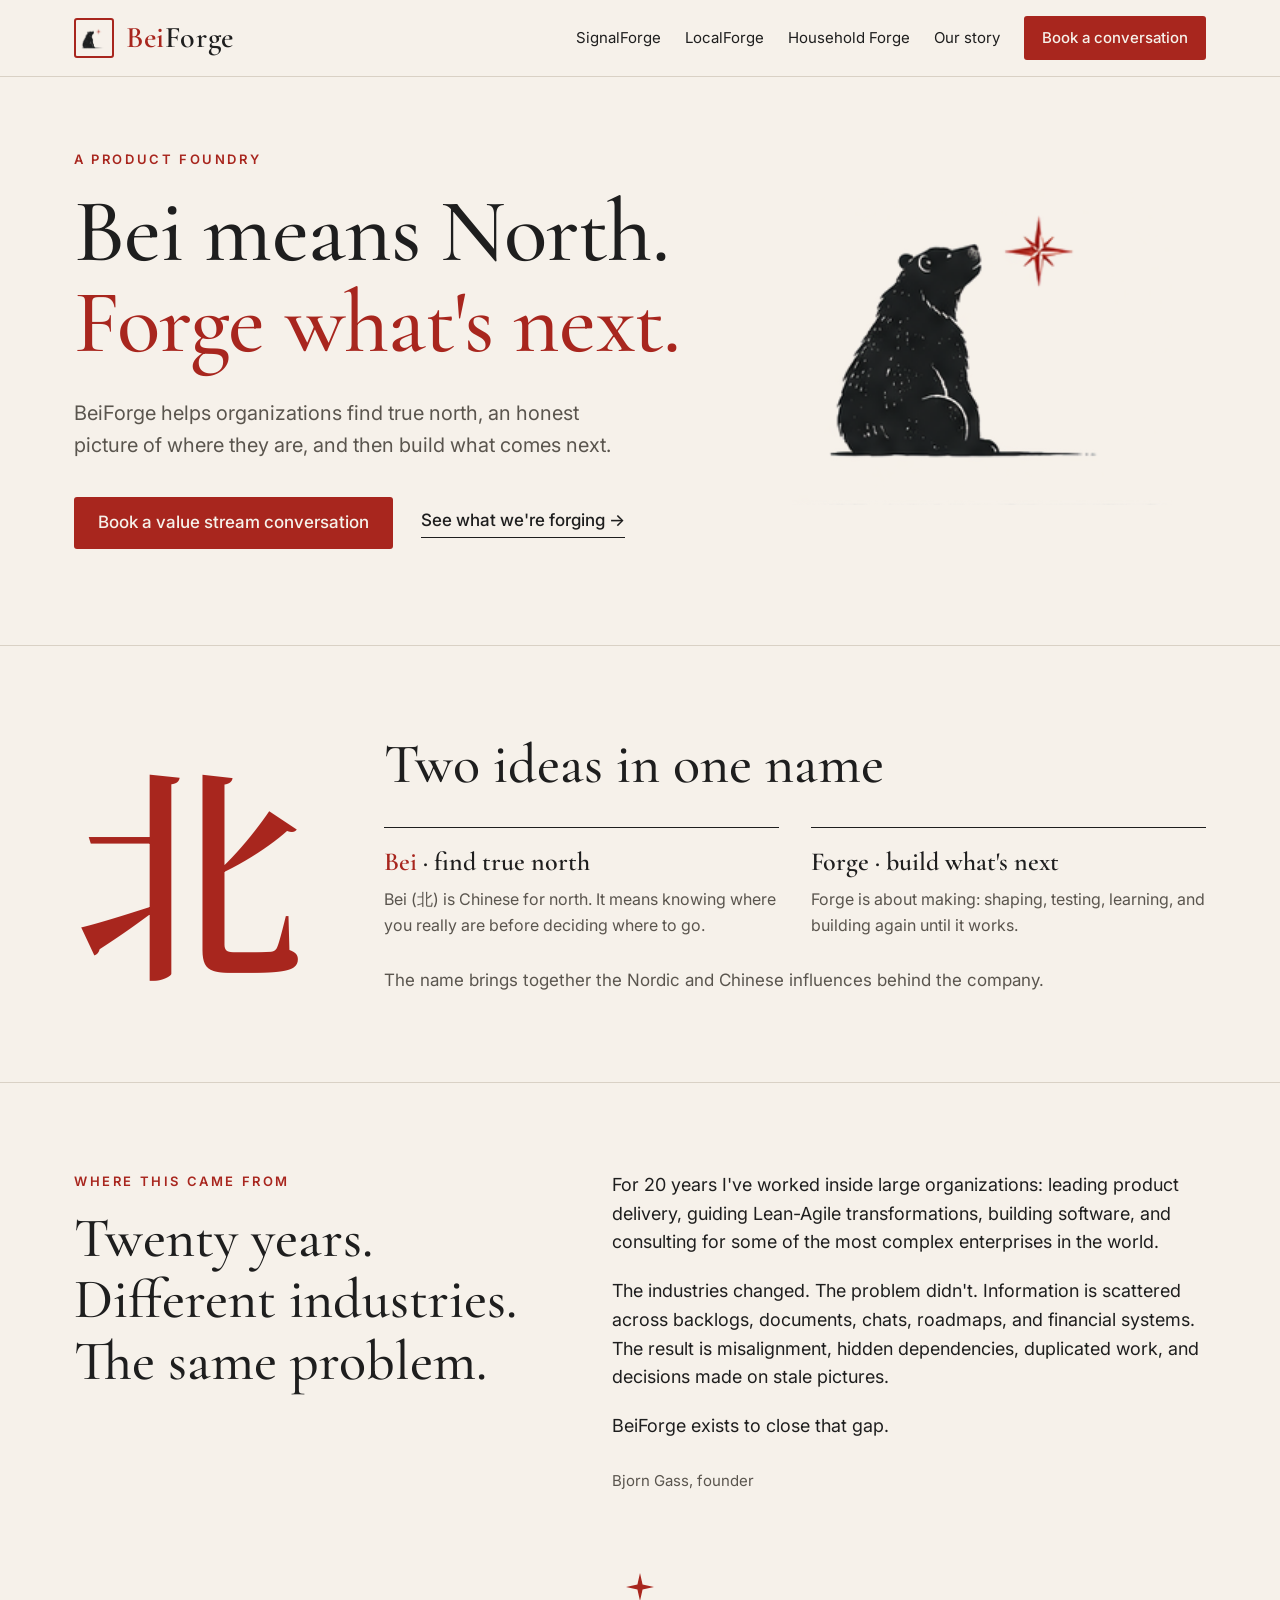
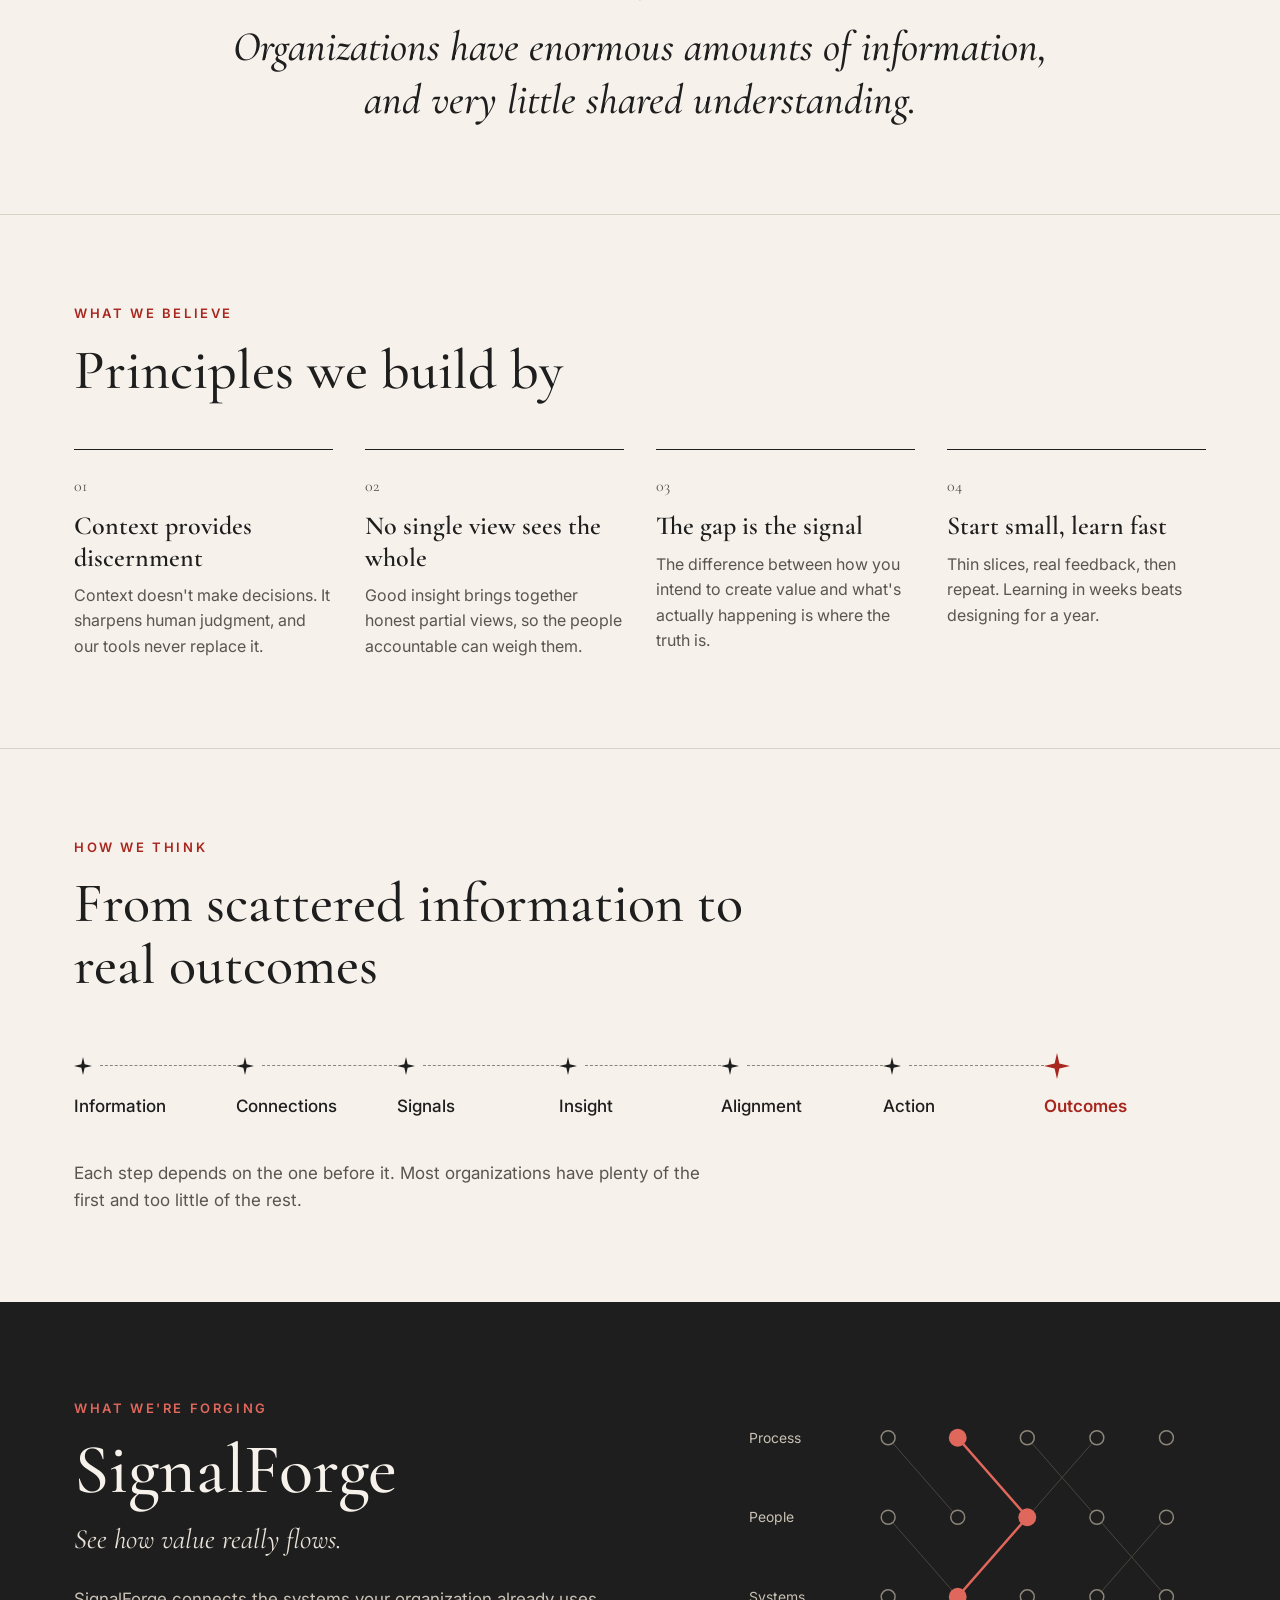
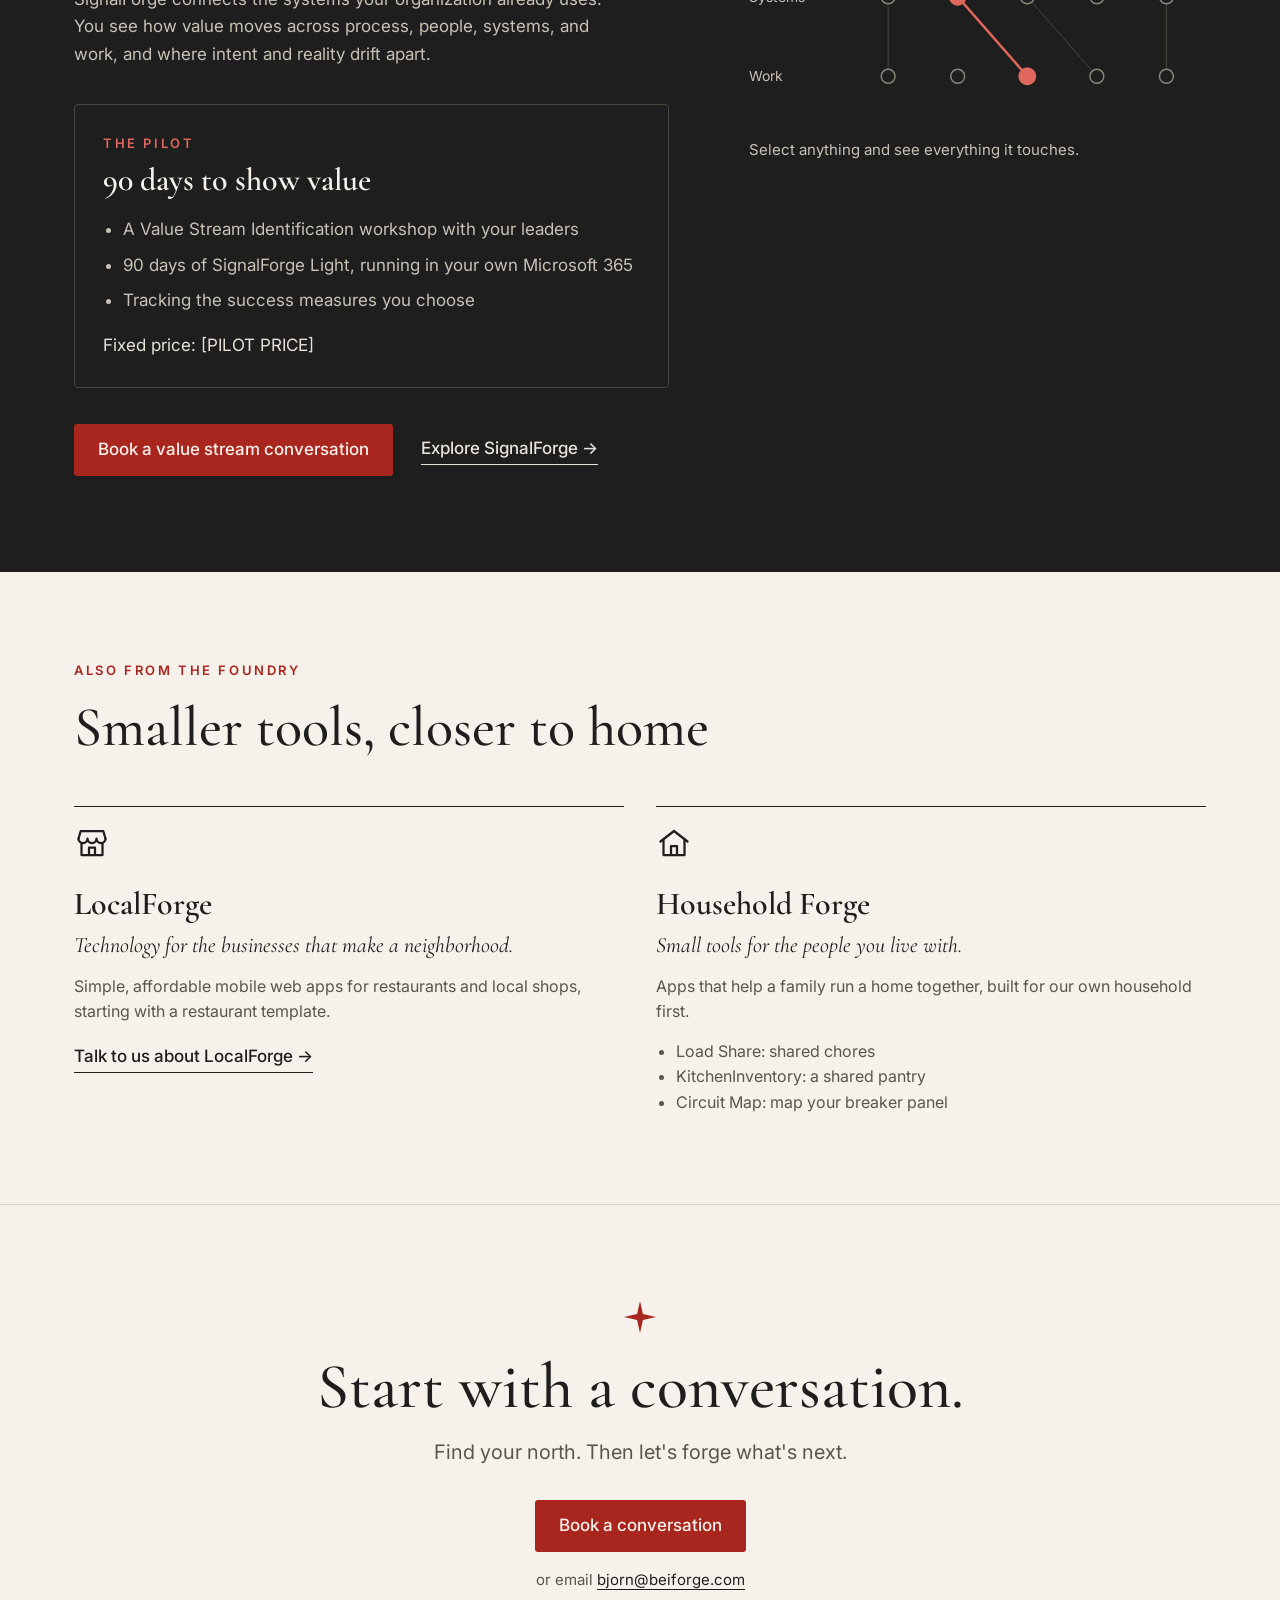
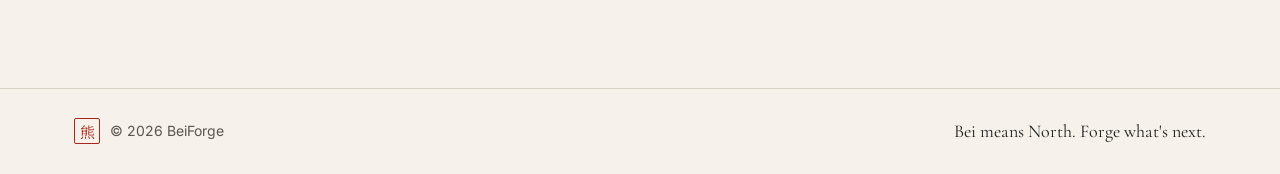
<file: index.html>
<!doctype html>
<html lang="en">
<head>
  <meta charset="utf-8">
  <meta name="viewport" content="width=device-width, initial-scale=1">
  <title>BeiForge · Bei means North. Forge what's next.</title>
  <meta name="description" content="BeiForge is a product foundry that helps organizations find true north, an honest picture of where they are, and then build what comes next.">
  <meta property="og:title" content="BeiForge">
  <meta property="og:description" content="Bei means North. Forge what's next.">
  <meta property="og:type" content="website">
  <meta property="og:url" content="https://beiforge.com/">
  <meta property="og:image" content="https://beiforge.com/assets/apple-touch-icon.png">
  <meta name="theme-color" content="#F6F1EA">
  <link rel="icon" type="image/png" sizes="32x32" href="assets/favicon-32.png">
  <link rel="icon" type="image/png" sizes="64x64" href="assets/favicon-64.png">
  <link rel="apple-touch-icon" href="assets/apple-touch-icon.png">
  <link rel="preconnect" href="https://fonts.googleapis.com">
  <link rel="preconnect" href="https://fonts.gstatic.com" crossorigin>
  <link rel="stylesheet" href="https://fonts.googleapis.com/css2?family=Cormorant+Garamond:ital,wght@0,500;0,600;1,500&family=Inter:wght@400;500;600&display=swap">
  <!-- Only the two Chinese characters used on the page (北 and 熊), so the font stays tiny -->
  <link rel="stylesheet" href="https://fonts.googleapis.com/css2?family=Noto+Serif+SC:wght@600&text=%E5%8C%97%E7%86%8A&display=swap">
  <link rel="stylesheet" href="styles.css">
</head>
<body>
<a class="skip" href="#main">Skip to content</a>

<!-- The four-point North Star, defined once and reused -->
<svg width="0" height="0" style="position:absolute" aria-hidden="true">
  <symbol id="star" viewBox="0 0 24 24"><path d="M12 0 L14.2 9.8 L24 12 L14.2 14.2 L12 24 L9.8 14.2 L0 12 L9.8 9.8 Z" fill="currentColor"/></symbol>
</svg>

<header class="site-header">
  <div class="wrap">
    <a class="brand" href="#top" aria-label="BeiForge home">
      <span class="seal"><img src="assets/bear-star.png" alt="" width="30" height="25"></span>
      <span class="wordmark"><span class="bei">Bei</span>Forge</span>
    </a>
    <nav class="site-nav" aria-label="Main">
      <a href="signalforge/">SignalForge</a>
      <a href="#foundry">LocalForge</a>
      <a href="#foundry">Household Forge</a>
      <a href="#story">Our story</a>
      <a class="btn btn-sm" href="#contact">Book a conversation</a>
    </nav>
  </div>
</header>

<main id="main">

  <section class="hero" id="top">
    <div class="wrap">
      <div class="hero-text">
        <p class="eyebrow">A product foundry</p>
        <h1>Bei means North.<br><span class="red">Forge what's next.</span></h1>
        <p class="lead">BeiForge helps organizations find true north, an honest picture of where they are, and then build what comes next.</p>
        <div class="actions">
          <a class="btn" href="#contact">Book a value stream conversation</a>
          <a class="link-line" href="#signalforge">See what we're forging →</a>
        </div>
      </div>
      <div class="hero-art">
        <img src="assets/bear-star.png" alt="A black bear sitting and looking up at a red North Star" width="255" height="210">
      </div>
    </div>
  </section>

  <section class="name" aria-labelledby="name-h">
    <div class="wrap">
      <p class="bei-glyph" aria-hidden="true">北</p>
      <div class="name-body">
        <h2 id="name-h">Two ideas in one name</h2>
        <div class="ruled-grid grid-2">
          <div>
            <h3><span class="red">Bei</span> · find true north</h3>
            <p>Bei (北) is Chinese for north. It means knowing where you really are before deciding where to go.</p>
          </div>
          <div>
            <h3>Forge · build what's next</h3>
            <p>Forge is about making: shaping, testing, learning, and building again until it works.</p>
          </div>
        </div>
        <p class="muted" style="margin-top:28px">The name brings together the Nordic and Chinese influences behind the company.</p>
      </div>
    </div>
  </section>

  <section id="story" aria-labelledby="story-h">
    <div class="wrap">
      <div class="story-cols">
        <div>
          <p class="eyebrow">Where this came from</p>
          <h2 id="story-h">Twenty years. Different industries. The same problem.</h2>
        </div>
        <div class="story-body">
          <p>For 20 years I've worked inside large organizations: leading product delivery, guiding Lean-Agile transformations, building software, and consulting for some of the most complex enterprises in the world.</p>
          <p>The industries changed. The problem didn't. Information is scattered across backlogs, documents, chats, roadmaps, and financial systems. The result is misalignment, hidden dependencies, duplicated work, and decisions made on stale pictures.</p>
          <p>BeiForge exists to close that gap.</p>
          <p class="byline">Bjorn Gass, founder</p>
        </div>
      </div>
      <figure class="pull">
        <svg width="28" height="28" class="red" aria-hidden="true"><use href="#star"/></svg>
        <blockquote>Organizations have enormous amounts of information, and very little shared understanding.</blockquote>
      </figure>
    </div>
  </section>

  <section aria-labelledby="beliefs-h">
    <div class="wrap">
      <p class="eyebrow">What we believe</p>
      <h2 id="beliefs-h">Principles we build by</h2>
      <div class="ruled-grid grid-4">
        <div>
          <p class="num">01</p>
          <h3>Context provides discernment</h3>
          <p>Context doesn't make decisions. It sharpens human judgment, and our tools never replace it.</p>
        </div>
        <div>
          <p class="num">02</p>
          <h3>No single view sees the whole</h3>
          <p>Good insight brings together honest partial views, so the people accountable can weigh them.</p>
        </div>
        <div>
          <p class="num">03</p>
          <h3>The gap is the signal</h3>
          <p>The difference between how you intend to create value and what's actually happening is where the truth is.</p>
        </div>
        <div>
          <p class="num">04</p>
          <h3>Start small, learn fast</h3>
          <p>Thin slices, real feedback, then repeat. Learning in weeks beats designing for a year.</p>
        </div>
      </div>
    </div>
  </section>

  <section aria-labelledby="chain-h">
    <div class="wrap">
      <p class="eyebrow">How we think</p>
      <h2 id="chain-h" style="max-width:760px">From scattered information to real outcomes</h2>
      <ol class="chain">
        <li><span class="mark"><svg width="18" height="18" aria-hidden="true"><use href="#star"/></svg><span></span></span>Information</li>
        <li><span class="mark"><svg width="18" height="18" aria-hidden="true"><use href="#star"/></svg><span></span></span>Connections</li>
        <li><span class="mark"><svg width="18" height="18" aria-hidden="true"><use href="#star"/></svg><span></span></span>Signals</li>
        <li><span class="mark"><svg width="18" height="18" aria-hidden="true"><use href="#star"/></svg><span></span></span>Insight</li>
        <li><span class="mark"><svg width="18" height="18" aria-hidden="true"><use href="#star"/></svg><span></span></span>Alignment</li>
        <li><span class="mark"><svg width="18" height="18" aria-hidden="true"><use href="#star"/></svg><span></span></span>Action</li>
        <li><span class="mark"><svg width="26" height="26" aria-hidden="true"><use href="#star"/></svg></span>Outcomes</li>
      </ol>
      <p class="chain-note muted">Each step depends on the one before it. Most organizations have plenty of the first and too little of the rest.</p>
    </div>
  </section>

  <section class="signalforge" id="signalforge" aria-labelledby="sf-h">
    <div class="wrap">
      <div class="sf-text">
        <p class="eyebrow">What we're forging</p>
        <h2 id="sf-h">SignalForge</h2>
        <p class="tagline">See how value really flows.</p>
        <p class="desc">SignalForge connects the systems your organization already uses. You see how value moves across process, people, systems, and work, and where intent and reality drift apart.</p>
        <div class="pilot">
          <p class="eyebrow" style="margin:0">The pilot</p>
          <h3>90 days to show value</h3>
          <ul>
            <li>A Value Stream Identification workshop with your leaders</li>
            <li>90 days of SignalForge Light, running in your own Microsoft 365</li>
            <li>Tracking the success measures you choose</li>
          </ul>
          <!-- TODO: set the pilot price, or remove this line -->
          <p class="price">Fixed price: [PILOT PRICE]</p>
        </div>
        <div class="actions">
          <a class="btn" href="#contact">Book a value stream conversation</a>
          <a class="link-line" href="signalforge/">Explore SignalForge →</a>
        </div>
      </div>
      <figure class="sf-figure">
        <svg role="img" aria-label="Four layers, process, people, systems and work, with one connected path highlighted across them" viewBox="0 0 460 330">
          <g stroke="#4A4640" stroke-width="1">
            <line x1="140" y1="40" x2="210" y2="120"/><line x1="280" y1="40" x2="350" y2="120"/><line x1="350" y1="40" x2="280" y2="120"/>
            <line x1="140" y1="120" x2="210" y2="200"/><line x1="350" y1="120" x2="420" y2="200"/><line x1="420" y1="120" x2="350" y2="200"/>
            <line x1="140" y1="200" x2="140" y2="280"/><line x1="280" y1="200" x2="350" y2="280"/><line x1="420" y1="200" x2="420" y2="280"/>
          </g>
          <polyline points="210,40 280,120 210,200 280,280" fill="none" stroke="#E0675C" stroke-width="2.5"/>
          <g font-family="Inter, sans-serif" font-size="14" fill="#C9C1B5">
            <text x="0" y="45">Process</text><text x="0" y="125">People</text><text x="0" y="205">Systems</text><text x="0" y="285">Work</text>
          </g>
          <g fill="#1E1E1E" stroke="#8C857A" stroke-width="1.5">
            <circle cx="140" cy="40" r="7"/><circle cx="280" cy="40" r="7"/><circle cx="350" cy="40" r="7"/><circle cx="420" cy="40" r="7"/>
            <circle cx="140" cy="120" r="7"/><circle cx="210" cy="120" r="7"/><circle cx="350" cy="120" r="7"/><circle cx="420" cy="120" r="7"/>
            <circle cx="140" cy="200" r="7"/><circle cx="280" cy="200" r="7"/><circle cx="350" cy="200" r="7"/><circle cx="420" cy="200" r="7"/>
            <circle cx="140" cy="280" r="7"/><circle cx="210" cy="280" r="7"/><circle cx="350" cy="280" r="7"/><circle cx="420" cy="280" r="7"/>
          </g>
          <g fill="#E0675C">
            <circle cx="210" cy="40" r="9"/><circle cx="280" cy="120" r="9"/><circle cx="210" cy="200" r="9"/><circle cx="280" cy="280" r="9"/>
          </g>
        </svg>
        <figcaption>Select anything and see everything it touches.</figcaption>
      </figure>
    </div>
  </section>

  <section class="foundry" id="foundry" aria-labelledby="foundry-h">
    <div class="wrap">
      <p class="eyebrow">Also from the foundry</p>
      <h2 id="foundry-h">Smaller tools, closer to home</h2>
      <div class="ruled-grid grid-cards">
        <article>
          <svg width="36" height="36" viewBox="0 0 24 24" fill="none" stroke="currentColor" stroke-width="1.5" stroke-linecap="round" stroke-linejoin="round" aria-hidden="true"><path d="M3 9 L4.5 4 H19.5 L21 9"/><path d="M3 9 C3 10.7 4.3 12 6 12 C7.7 12 9 10.7 9 9 C9 10.7 10.3 12 12 12 C13.7 12 15 10.7 15 9 C15 10.7 16.3 12 18 12 C19.7 12 21 10.7 21 9"/><path d="M5 12 V20 H19 V12"/><path d="M10 20 V15 H14 V20"/></svg>
          <h3>LocalForge</h3>
          <p class="sub">Technology for the businesses that make a neighborhood.</p>
          <p>Simple, affordable mobile web apps for restaurants and local shops, starting with a restaurant template.</p>
          <a class="link-line" href="#contact">Talk to us about LocalForge →</a>
        </article>
        <article>
          <svg width="36" height="36" viewBox="0 0 24 24" fill="none" stroke="currentColor" stroke-width="1.5" stroke-linecap="round" stroke-linejoin="round" aria-hidden="true"><path d="M3 11 L12 4 L21 11"/><path d="M5 9.5 V20 H19 V9.5"/><path d="M10 20 V14 H14 V20"/></svg>
          <h3>Household Forge</h3>
          <p class="sub">Small tools for the people you live with.</p>
          <p>Apps that help a family run a home together, built for our own household first.</p>
          <ul>
            <li>Load Share: shared chores</li>
            <li>KitchenInventory: a shared pantry</li>
            <li>Circuit Map: map your breaker panel</li>
          </ul>
        </article>
      </div>
    </div>
  </section>

  <section class="contact" id="contact" aria-labelledby="contact-h">
    <div class="wrap">
      <svg width="32" height="32" class="red" aria-hidden="true"><use href="#star"/></svg>
      <h2 id="contact-h">Start with a conversation.</h2>
      <p class="lead">Find your north. Then let's forge what's next.</p>
      <a class="btn" href="mailto:bjorn@beiforge.com?subject=Conversation%20with%20BeiForge">Book a conversation</a>
      <p class="alt">or email <a href="mailto:bjorn@beiforge.com">bjorn@beiforge.com</a></p>
    </div>
  </section>

</main>

<footer class="site-footer">
  <div class="wrap">
    <p class="footer-mark"><span class="mini-seal" aria-hidden="true">熊</span>© 2026 BeiForge</p>
    <p class="footer-tag">Bei means North. Forge what's next.</p>
  </div>
</footer>
</body>
</html>
</file>
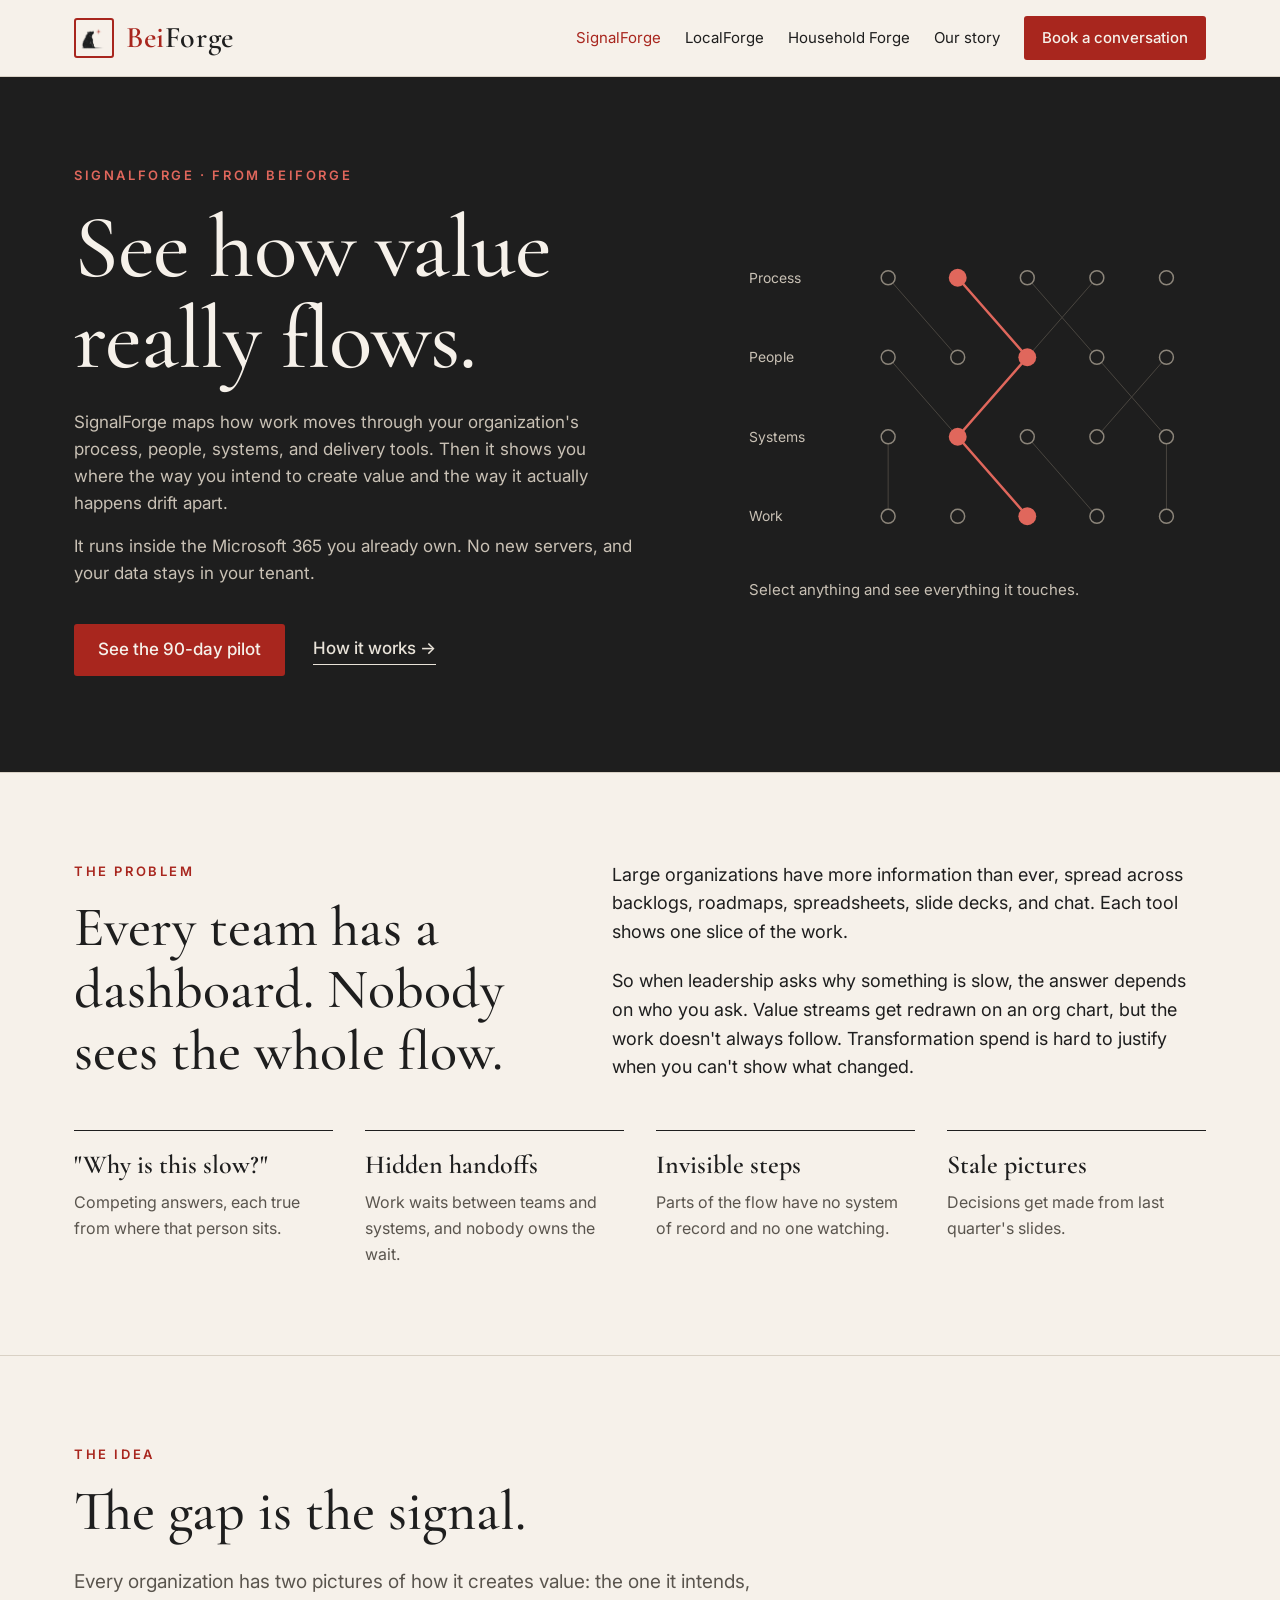
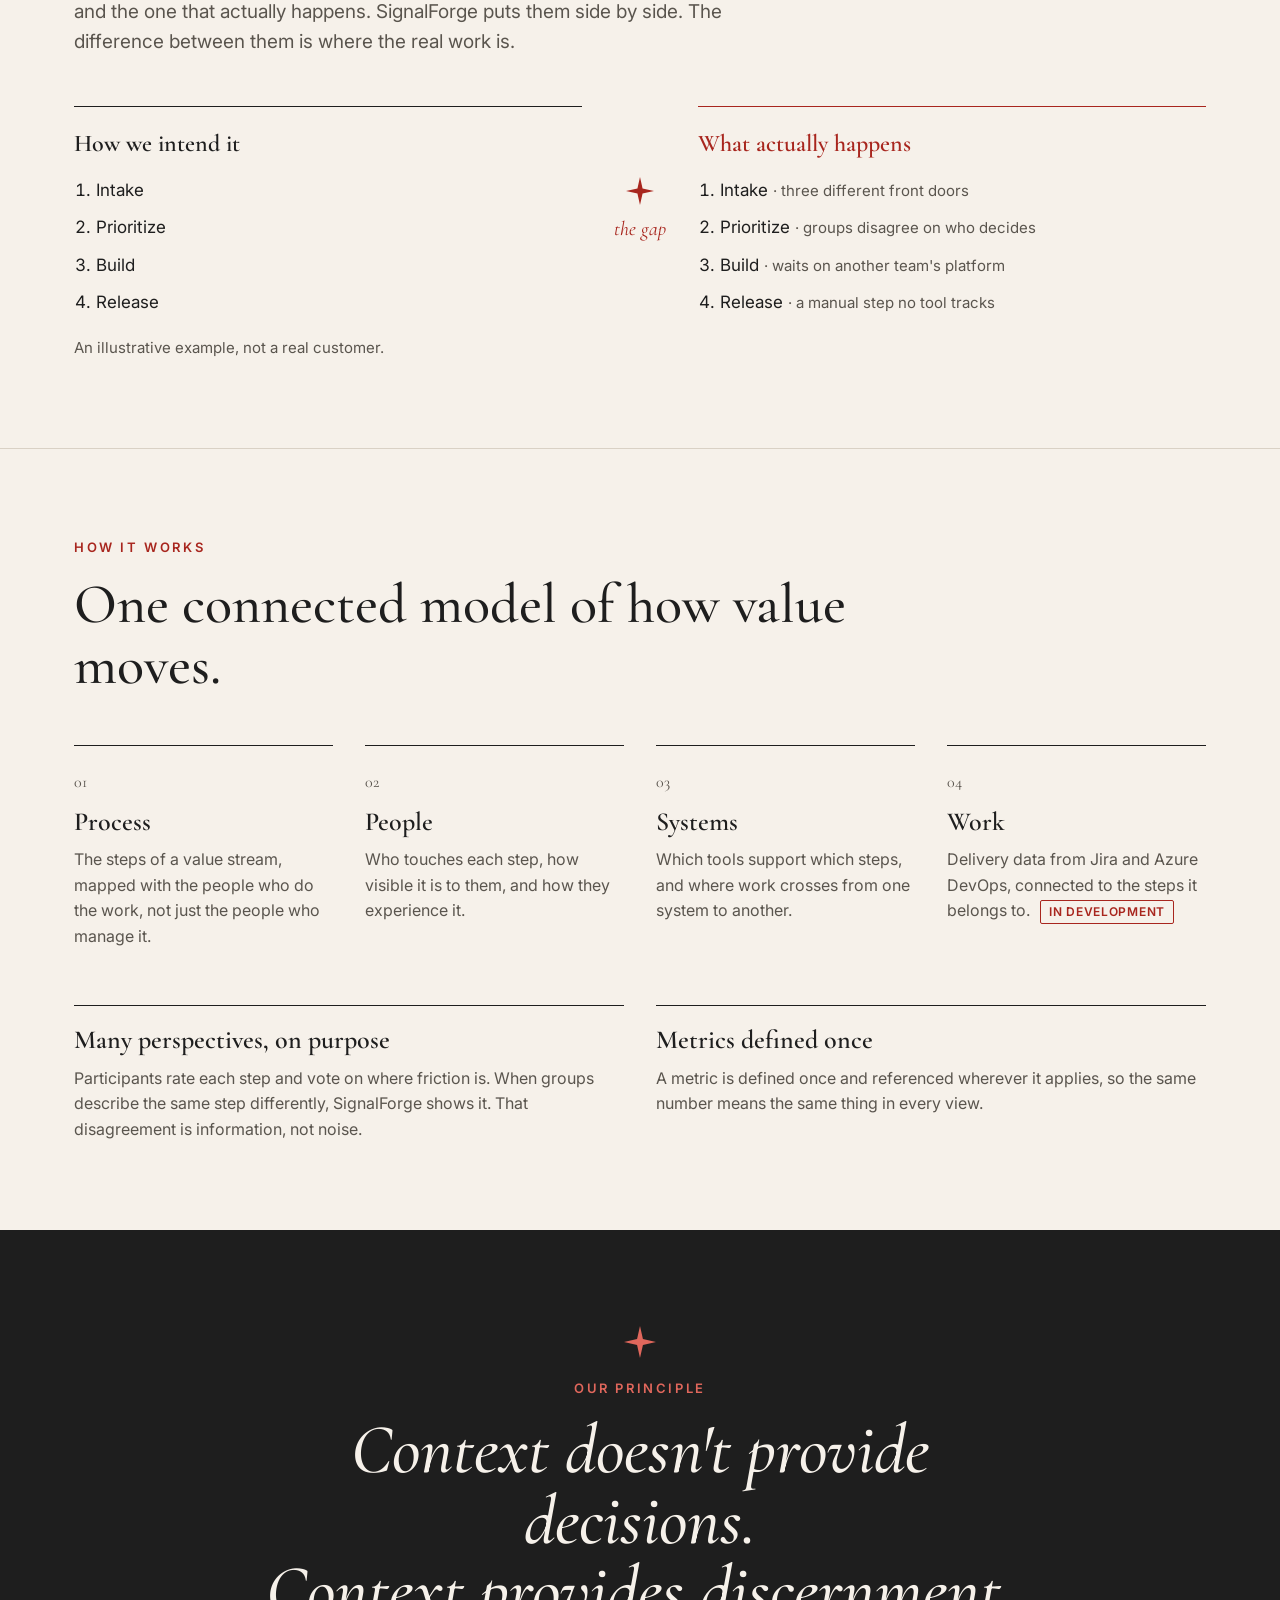
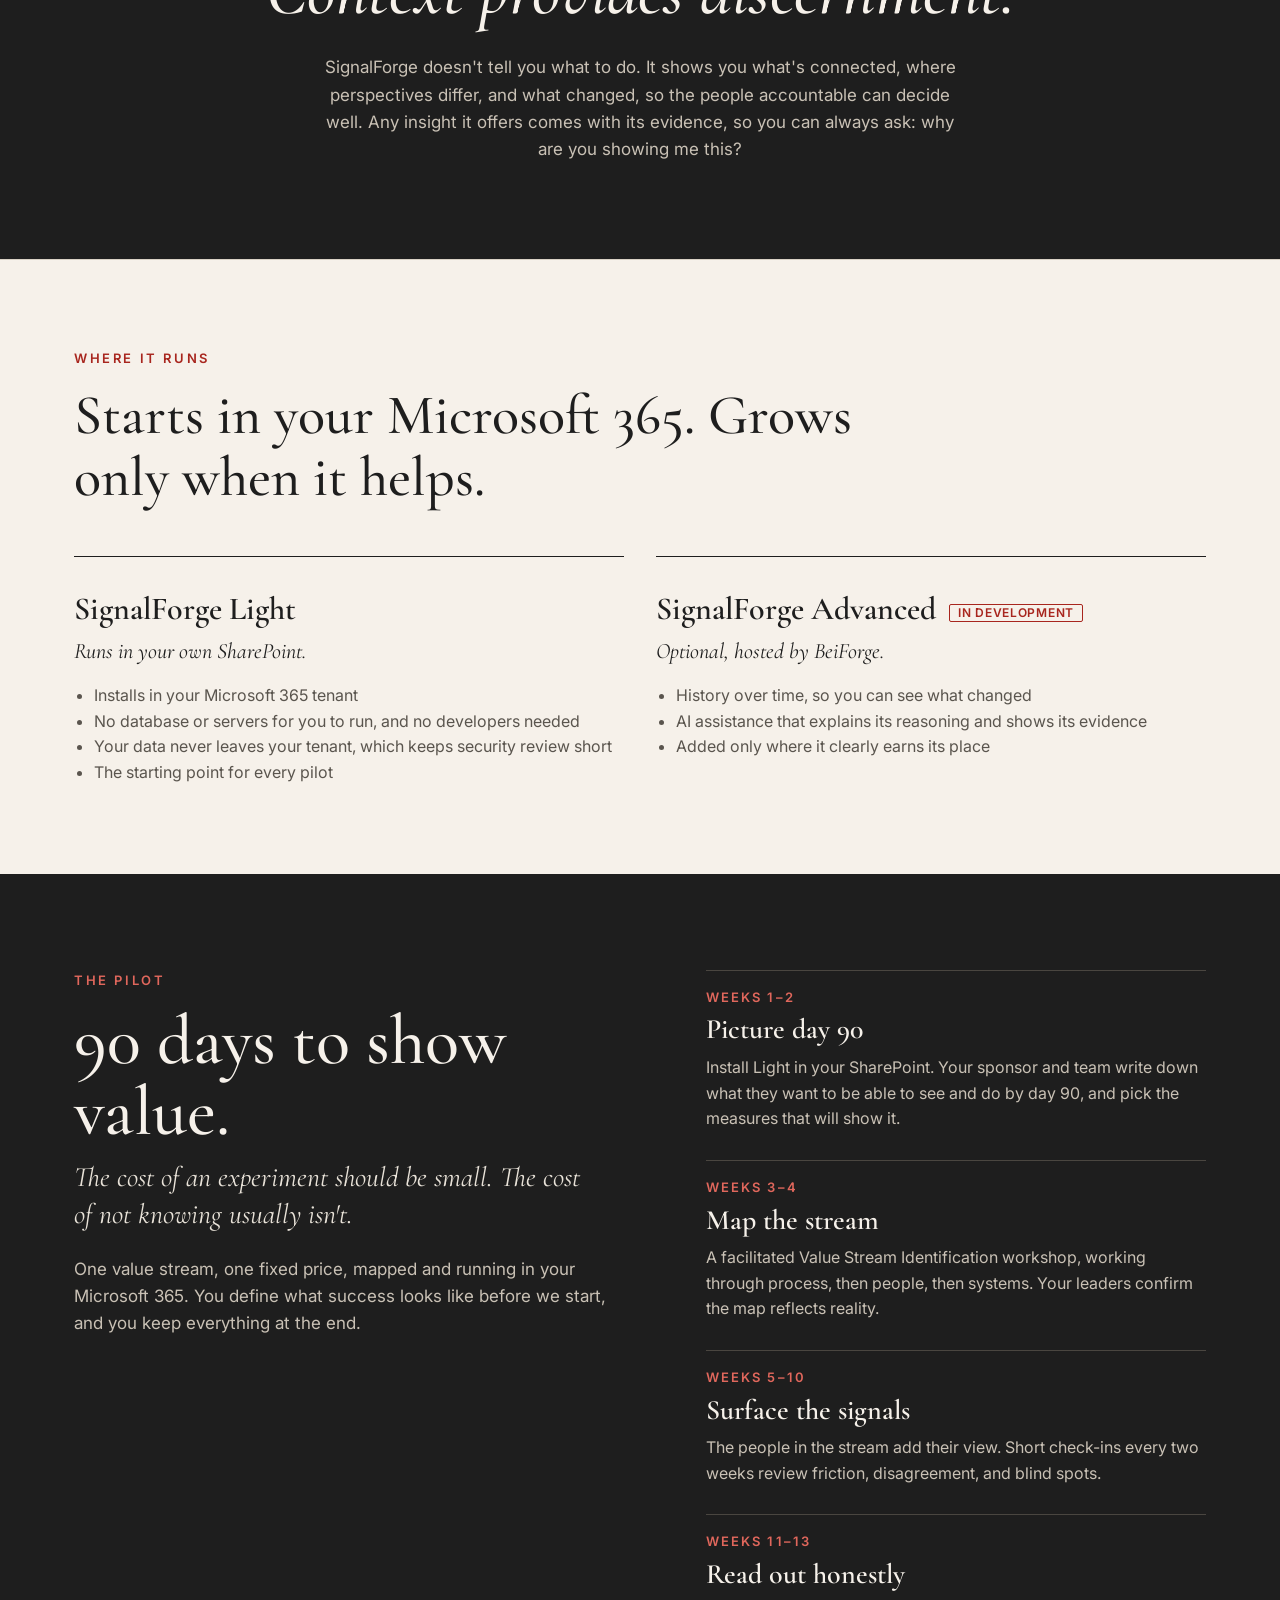
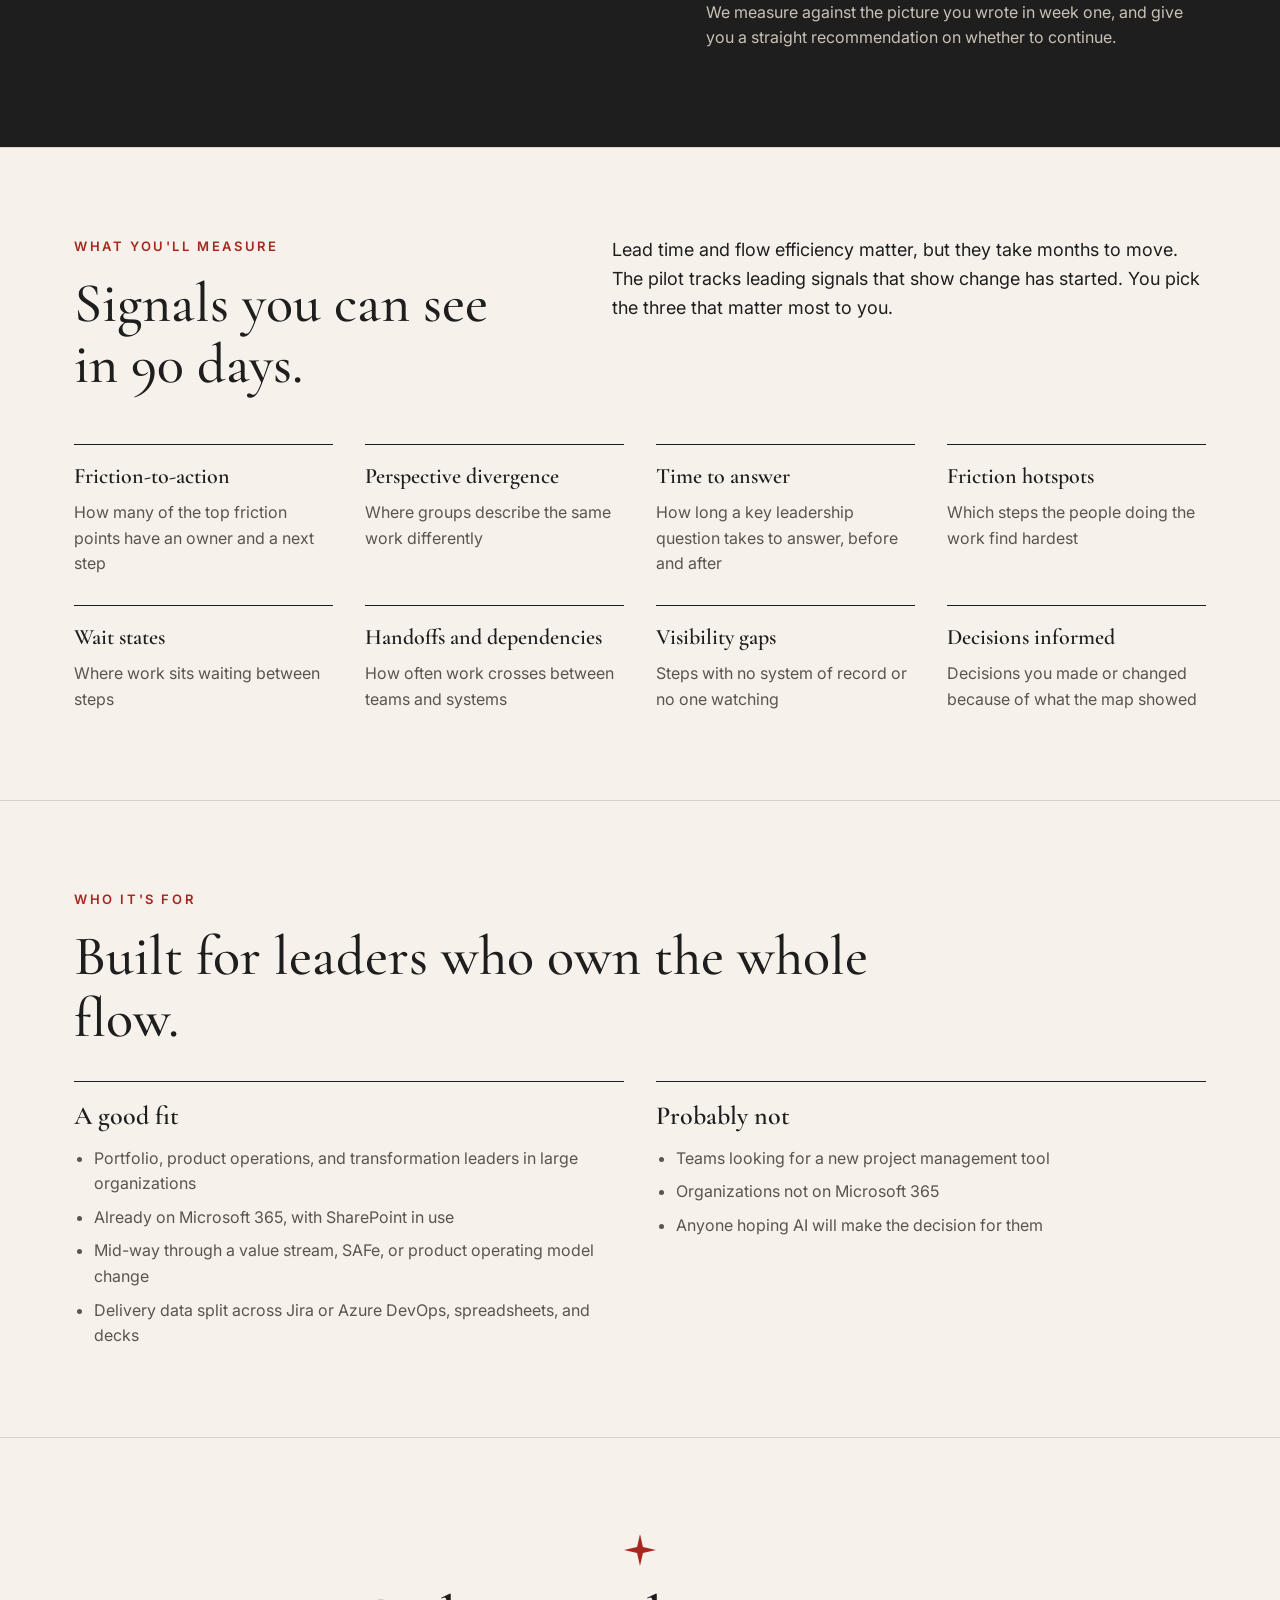
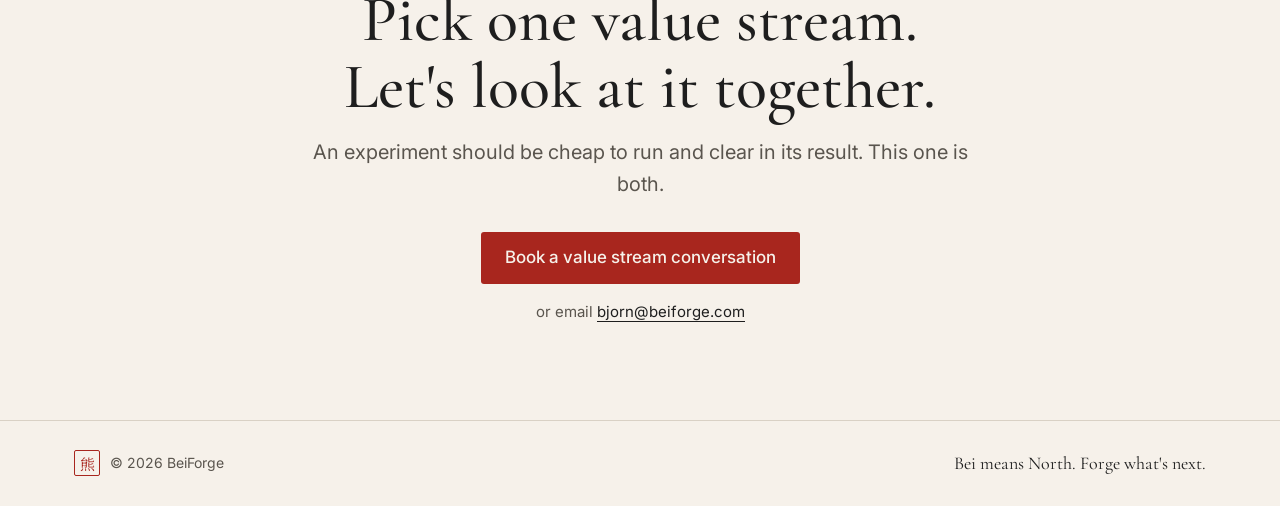
<file: signalforge/index.html>
<!doctype html>
<html lang="en">
<head>
  <meta charset="utf-8">
  <meta name="viewport" content="width=device-width, initial-scale=1">
  <title>SignalForge · See how value really flows · BeiForge</title>
  <meta name="description" content="SignalForge maps how value moves through your organization's process, people, systems, and work, and shows where intent and reality drift apart. It runs inside your own Microsoft 365.">
  <meta property="og:title" content="SignalForge by BeiForge">
  <meta property="og:description" content="See how value really flows. Start with a 90-day pilot inside your own Microsoft 365.">
  <meta property="og:type" content="website">
  <meta property="og:url" content="https://beiforge.com/signalforge/">
  <meta property="og:image" content="https://beiforge.com/assets/apple-touch-icon.png">
  <meta name="theme-color" content="#F6F1EA">
  <link rel="icon" type="image/png" sizes="32x32" href="../assets/favicon-32.png">
  <link rel="icon" type="image/png" sizes="64x64" href="../assets/favicon-64.png">
  <link rel="apple-touch-icon" href="../assets/apple-touch-icon.png">
  <link rel="preconnect" href="https://fonts.googleapis.com">
  <link rel="preconnect" href="https://fonts.gstatic.com" crossorigin>
  <link rel="stylesheet" href="https://fonts.googleapis.com/css2?family=Cormorant+Garamond:ital,wght@0,500;0,600;1,500&family=Inter:wght@400;500;600&display=swap">
  <!-- Only the one Chinese character used on this page (熊), so the font stays tiny -->
  <link rel="stylesheet" href="https://fonts.googleapis.com/css2?family=Noto+Serif+SC:wght@600&text=%E7%86%8A&display=swap">
  <link rel="stylesheet" href="../styles.css">
</head>
<body>
<a class="skip" href="#main">Skip to content</a>

<svg width="0" height="0" style="position:absolute" aria-hidden="true">
  <symbol id="star" viewBox="0 0 24 24"><path d="M12 0 L14.2 9.8 L24 12 L14.2 14.2 L12 24 L9.8 14.2 L0 12 L9.8 9.8 Z" fill="currentColor"/></symbol>
</svg>

<header class="site-header">
  <div class="wrap">
    <a class="brand" href="../" aria-label="BeiForge home">
      <span class="seal"><img src="../assets/bear-star.png" alt="" width="30" height="25"></span>
      <span class="wordmark"><span class="bei">Bei</span>Forge</span>
    </a>
    <nav class="site-nav" aria-label="Main">
      <a href="./" aria-current="page">SignalForge</a>
      <a href="../#foundry">LocalForge</a>
      <a href="../#foundry">Household Forge</a>
      <a href="../#story">Our story</a>
      <a class="btn btn-sm" href="#contact">Book a conversation</a>
    </nav>
  </div>
</header>

<main id="main">

  <!-- Hero -->
  <section class="signalforge sf-hero" aria-labelledby="sf-h">
    <div class="wrap">
      <div class="sf-text">
        <p class="eyebrow">SignalForge · from BeiForge</p>
        <h1 id="sf-h">See how value<br>really flows.</h1>
        <p class="desc">SignalForge maps how work moves through your organization's process, people, systems, and delivery tools. Then it shows you where the way you intend to create value and the way it actually happens drift apart.</p>
        <p class="desc">It runs inside the Microsoft 365 you already own. No new servers, and your data stays in your tenant.</p>
        <div class="actions">
          <a class="btn" href="#pilot">See the 90-day pilot</a>
          <a class="link-line" href="#how">How it works →</a>
        </div>
      </div>
      <figure class="sf-figure">
        <svg role="img" aria-label="Four layers, process, people, systems and work, with one connected path highlighted across them" viewBox="0 0 460 330">
          <g stroke="#4A4640" stroke-width="1">
            <line x1="140" y1="40" x2="210" y2="120"/><line x1="280" y1="40" x2="350" y2="120"/><line x1="350" y1="40" x2="280" y2="120"/>
            <line x1="140" y1="120" x2="210" y2="200"/><line x1="350" y1="120" x2="420" y2="200"/><line x1="420" y1="120" x2="350" y2="200"/>
            <line x1="140" y1="200" x2="140" y2="280"/><line x1="280" y1="200" x2="350" y2="280"/><line x1="420" y1="200" x2="420" y2="280"/>
          </g>
          <polyline points="210,40 280,120 210,200 280,280" fill="none" stroke="#E0675C" stroke-width="2.5"/>
          <g font-family="Inter, sans-serif" font-size="14" fill="#C9C1B5">
            <text x="0" y="45">Process</text><text x="0" y="125">People</text><text x="0" y="205">Systems</text><text x="0" y="285">Work</text>
          </g>
          <g fill="#1E1E1E" stroke="#8C857A" stroke-width="1.5">
            <circle cx="140" cy="40" r="7"/><circle cx="280" cy="40" r="7"/><circle cx="350" cy="40" r="7"/><circle cx="420" cy="40" r="7"/>
            <circle cx="140" cy="120" r="7"/><circle cx="210" cy="120" r="7"/><circle cx="350" cy="120" r="7"/><circle cx="420" cy="120" r="7"/>
            <circle cx="140" cy="200" r="7"/><circle cx="280" cy="200" r="7"/><circle cx="350" cy="200" r="7"/><circle cx="420" cy="200" r="7"/>
            <circle cx="140" cy="280" r="7"/><circle cx="210" cy="280" r="7"/><circle cx="350" cy="280" r="7"/><circle cx="420" cy="280" r="7"/>
          </g>
          <g fill="#E0675C">
            <circle cx="210" cy="40" r="9"/><circle cx="280" cy="120" r="9"/><circle cx="210" cy="200" r="9"/><circle cx="280" cy="280" r="9"/>
          </g>
        </svg>
        <figcaption>Select anything and see everything it touches.</figcaption>
      </figure>
    </div>
  </section>

  <!-- Problem -->
  <section aria-labelledby="problem-h">
    <div class="wrap">
      <div class="story-cols">
        <div>
          <p class="eyebrow">The problem</p>
          <h2 id="problem-h">Every team has a dashboard. Nobody sees the whole flow.</h2>
        </div>
        <div class="story-body">
          <p>Large organizations have more information than ever, spread across backlogs, roadmaps, spreadsheets, slide decks, and chat. Each tool shows one slice of the work.</p>
          <p>So when leadership asks why something is slow, the answer depends on who you ask. Value streams get redrawn on an org chart, but the work doesn't always follow. Transformation spend is hard to justify when you can't show what changed.</p>
        </div>
      </div>
      <div class="ruled-grid grid-4">
        <div>
          <h3>"Why is this slow?"</h3>
          <p>Competing answers, each true from where that person sits.</p>
        </div>
        <div>
          <h3>Hidden handoffs</h3>
          <p>Work waits between teams and systems, and nobody owns the wait.</p>
        </div>
        <div>
          <h3>Invisible steps</h3>
          <p>Parts of the flow have no system of record and no one watching.</p>
        </div>
        <div>
          <h3>Stale pictures</h3>
          <p>Decisions get made from last quarter's slides.</p>
        </div>
      </div>
    </div>
  </section>

  <!-- The gap -->
  <section aria-labelledby="gap-h">
    <div class="wrap">
      <p class="eyebrow">The idea</p>
      <h2 id="gap-h" style="max-width:820px">The gap is the signal.</h2>
      <p class="sf-lede muted">Every organization has two pictures of how it creates value: the one it intends, and the one that actually happens. SignalForge puts them side by side. The difference between them is where the real work is.</p>
      <div class="gap-compare" role="group" aria-label="Intended versus actual">
        <div class="gap-col">
          <p class="gap-label">How we intend it</p>
          <ol>
            <li>Intake</li>
            <li>Prioritize</li>
            <li>Build</li>
            <li>Release</li>
          </ol>
        </div>
        <div class="gap-mid" aria-hidden="true">
          <svg width="28" height="28" class="red"><use href="#star"/></svg>
          <span>the gap</span>
        </div>
        <div class="gap-col gap-actual">
          <p class="gap-label">What actually happens</p>
          <ol>
            <li>Intake <em>· three different front doors</em></li>
            <li>Prioritize <em>· groups disagree on who decides</em></li>
            <li>Build <em>· waits on another team's platform</em></li>
            <li>Release <em>· a manual step no tool tracks</em></li>
          </ol>
        </div>
      </div>
      <p class="muted" style="margin-top:20px;font-size:15px">An illustrative example, not a real customer.</p>
    </div>
  </section>

  <!-- How it works -->
  <section id="how" aria-labelledby="how-h">
    <div class="wrap">
      <p class="eyebrow">How it works</p>
      <h2 id="how-h" style="max-width:820px">One connected model of how value moves.</h2>
      <div class="ruled-grid grid-4">
        <div>
          <p class="num">01</p>
          <h3>Process</h3>
          <p>The steps of a value stream, mapped with the people who do the work, not just the people who manage it.</p>
        </div>
        <div>
          <p class="num">02</p>
          <h3>People</h3>
          <p>Who touches each step, how visible it is to them, and how they experience it.</p>
        </div>
        <div>
          <p class="num">03</p>
          <h3>Systems</h3>
          <p>Which tools support which steps, and where work crosses from one system to another.</p>
        </div>
        <div>
          <p class="num">04</p>
          <h3>Work</h3>
          <p>Delivery data from Jira and Azure DevOps, connected to the steps it belongs to. <span class="tag">In development</span></p>
        </div>
      </div>
      <div class="ruled-grid grid-2 sf-features">
        <div>
          <h3>Many perspectives, on purpose</h3>
          <p>Participants rate each step and vote on where friction is. When groups describe the same step differently, SignalForge shows it. That disagreement is information, not noise.</p>
        </div>
        <div>
          <h3>Metrics defined once</h3>
          <p>A metric is defined once and referenced wherever it applies, so the same number means the same thing in every view.</p>
        </div>
      </div>
    </div>
  </section>

  <!-- Discernment -->
  <section class="signalforge" aria-labelledby="disc-h">
    <div class="wrap sf-principle">
      <svg width="32" height="32" class="sf-star" aria-hidden="true"><use href="#star"/></svg>
      <p class="eyebrow">Our principle</p>
      <h2 id="disc-h">Context doesn't provide decisions.<br>Context provides discernment.</h2>
      <p class="desc">SignalForge doesn't tell you what to do. It shows you what's connected, where perspectives differ, and what changed, so the people accountable can decide well. Any insight it offers comes with its evidence, so you can always ask: why are you showing me this?</p>
    </div>
  </section>

  <!-- Light / Advanced -->
  <section aria-labelledby="tiers-h">
    <div class="wrap">
      <p class="eyebrow">Where it runs</p>
      <h2 id="tiers-h" style="max-width:820px">Starts in your Microsoft 365. Grows only when it helps.</h2>
      <div class="ruled-grid grid-cards">
        <article>
          <h3>SignalForge Light</h3>
          <p class="sub">Runs in your own SharePoint.</p>
          <ul>
            <li>Installs in your Microsoft 365 tenant</li>
            <li>No database or servers for you to run, and no developers needed</li>
            <li>Your data never leaves your tenant, which keeps security review short</li>
            <li>The starting point for every pilot</li>
          </ul>
        </article>
        <article>
          <h3>SignalForge Advanced <span class="tag tag-light">In development</span></h3>
          <p class="sub">Optional, hosted by BeiForge.</p>
          <ul>
            <li>History over time, so you can see what changed</li>
            <li>AI assistance that explains its reasoning and shows its evidence</li>
            <li>Added only where it clearly earns its place</li>
          </ul>
        </article>
      </div>
    </div>
  </section>

  <!-- Pilot -->
  <section class="signalforge" id="pilot" aria-labelledby="pilot-h">
    <div class="wrap sf-pilot">
      <div class="sf-text">
        <p class="eyebrow">The pilot</p>
        <h2 id="pilot-h">90 days to show value.</h2>
        <p class="tagline">The cost of an experiment should be small. The cost of not knowing usually isn't.</p>
        <p class="desc">One value stream, one fixed price, mapped and running in your Microsoft 365. You define what success looks like before we start, and you keep everything at the end.</p>
      </div>
      <ol class="phases">
        <li>
          <p class="phase-when">Weeks 1–2</p>
          <h3>Picture day 90</h3>
          <p>Install Light in your SharePoint. Your sponsor and team write down what they want to be able to see and do by day 90, and pick the measures that will show it.</p>
        </li>
        <li>
          <p class="phase-when">Weeks 3–4</p>
          <h3>Map the stream</h3>
          <p>A facilitated Value Stream Identification workshop, working through process, then people, then systems. Your leaders confirm the map reflects reality.</p>
        </li>
        <li>
          <p class="phase-when">Weeks 5–10</p>
          <h3>Surface the signals</h3>
          <p>The people in the stream add their view. Short check-ins every two weeks review friction, disagreement, and blind spots.</p>
        </li>
        <li>
          <p class="phase-when">Weeks 11–13</p>
          <h3>Read out honestly</h3>
          <p>We measure against the picture you wrote in week one, and give you a straight recommendation on whether to continue.</p>
        </li>
      </ol>
    </div>
  </section>

  <!-- Measures -->
  <section aria-labelledby="measures-h">
    <div class="wrap">
      <div class="story-cols">
        <div>
          <p class="eyebrow">What you'll measure</p>
          <h2 id="measures-h">Signals you can see in 90 days.</h2>
        </div>
        <div class="story-body">
          <p>Lead time and flow efficiency matter, but they take months to move. The pilot tracks leading signals that show change has started. You pick the three that matter most to you.</p>
        </div>
      </div>
      <ul class="measures">
        <li><strong>Friction-to-action</strong>How many of the top friction points have an owner and a next step</li>
        <li><strong>Perspective divergence</strong>Where groups describe the same work differently</li>
        <li><strong>Time to answer</strong>How long a key leadership question takes to answer, before and after</li>
        <li><strong>Friction hotspots</strong>Which steps the people doing the work find hardest</li>
        <li><strong>Wait states</strong>Where work sits waiting between steps</li>
        <li><strong>Handoffs and dependencies</strong>How often work crosses between teams and systems</li>
        <li><strong>Visibility gaps</strong>Steps with no system of record or no one watching</li>
        <li><strong>Decisions informed</strong>Decisions you made or changed because of what the map showed</li>
      </ul>
    </div>
  </section>

  <!-- Fit -->
  <section aria-labelledby="fit-h">
    <div class="wrap">
      <p class="eyebrow">Who it's for</p>
      <h2 id="fit-h" style="max-width:820px">Built for leaders who own the whole flow.</h2>
      <div class="ruled-grid grid-2">
        <div>
          <h3>A good fit</h3>
          <ul class="fit-list">
            <li>Portfolio, product operations, and transformation leaders in large organizations</li>
            <li>Already on Microsoft 365, with SharePoint in use</li>
            <li>Mid-way through a value stream, SAFe, or product operating model change</li>
            <li>Delivery data split across Jira or Azure DevOps, spreadsheets, and decks</li>
          </ul>
        </div>
        <div>
          <h3>Probably not</h3>
          <ul class="fit-list">
            <li>Teams looking for a new project management tool</li>
            <li>Organizations not on Microsoft 365</li>
            <li>Anyone hoping AI will make the decision for them</li>
          </ul>
        </div>
      </div>
    </div>
  </section>

  <!-- Contact -->
  <section class="contact" id="contact" aria-labelledby="contact-h">
    <div class="wrap">
      <svg width="32" height="32" class="red" aria-hidden="true"><use href="#star"/></svg>
      <h2 id="contact-h">Pick one value stream. Let's look at it together.</h2>
      <p class="lead">An experiment should be cheap to run and clear in its result. This one is both.</p>
      <a class="btn" href="mailto:bjorn@beiforge.com?subject=SignalForge%2090-day%20pilot">Book a value stream conversation</a>
      <p class="alt">or email <a href="mailto:bjorn@beiforge.com">bjorn@beiforge.com</a></p>
    </div>
  </section>

</main>

<footer class="site-footer">
  <div class="wrap">
    <p class="footer-mark"><span class="mini-seal" aria-hidden="true">熊</span>© 2026 BeiForge</p>
    <p class="footer-tag">Bei means North. Forge what's next.</p>
  </div>
</footer>
</body>
</html>
</file>
<file: styles.css>
/* BeiForge site styles
   Colors and type come from the brand direction doc.
   Change a token here and it updates everywhere. */
:root {
  --paper: #F6F1EA;
  --ink: #1E1E1E;
  --red: #A8261E;          /* deep vermilion: Bei, the North Star, buttons */
  --red-on-dark: #E0675C;  /* lighter red that stays readable on the ink band */
  --muted: #5A554E;        /* secondary text on paper (passes 4.5:1) */
  --muted-dark: #C9C1B5;   /* secondary text on ink */
  --rule: #D9D1C5;
  --serif: 'Cormorant Garamond', Georgia, serif;
  --sans: Inter, system-ui, -apple-system, 'Segoe UI', sans-serif;
  --cjk: 'Noto Serif SC', 'Songti SC', serif;
  --max: 1180px;
}

*, *::before, *::after { box-sizing: border-box; }

html { scroll-behavior: smooth; }
@media (prefers-reduced-motion: reduce) { html { scroll-behavior: auto; } }

body {
  margin: 0;
  background: var(--paper);
  color: var(--ink);
  font-family: var(--sans);
  font-size: 17px;
  line-height: 1.6;
  -webkit-font-smoothing: antialiased;
}

img, svg { max-width: 100%; }
a { color: inherit; text-decoration: none; }
a:hover { text-decoration: underline; text-underline-offset: 4px; }
a:focus-visible, .btn:focus-visible { outline: 2px solid var(--red); outline-offset: 3px; }

.skip { position: absolute; left: -9999px; }
.skip:focus { left: 16px; top: 16px; background: var(--ink); color: var(--paper); padding: 8px 12px; z-index: 10; }

.wrap { max-width: var(--max); margin: 0 auto; padding: 0 24px; }
section { padding: 88px 0; border-top: 1px solid var(--rule); }

/* Type */
h1, h2, h3 { font-family: var(--serif); font-weight: 500; margin: 0; }
h2 { font-size: clamp(36px, 4.5vw, 56px); line-height: 1.1; }
h3 { font-weight: 600; font-size: 26px; line-height: 1.2; }
p { margin: 0; }
.eyebrow { color: var(--red); font-size: 13px; font-weight: 600; letter-spacing: 0.2em; text-transform: uppercase; margin-bottom: 16px; }
.muted { color: var(--muted); }
.red { color: var(--red); }

/* Buttons and links */
.btn {
  display: inline-flex; align-items: center;
  min-height: 52px; padding: 0 24px;
  background: var(--red); color: var(--paper);
  border-radius: 3px; font-weight: 500;
}
.btn:hover { text-decoration: none; filter: brightness(1.12); }
.btn-sm { min-height: 44px; padding: 0 18px; }
.link-line { font-weight: 500; border-bottom: 1px solid currentColor; padding-bottom: 2px; }
.link-line:hover { text-decoration: none; }
.actions { display: flex; flex-wrap: wrap; align-items: center; gap: 16px 28px; margin-top: 36px; }

/* Header */
.site-header { border-bottom: 1px solid var(--rule); }
.site-header .wrap { display: flex; flex-wrap: wrap; align-items: center; justify-content: space-between; gap: 16px; padding-top: 16px; padding-bottom: 16px; }
.brand { display: flex; align-items: center; gap: 12px; }
.brand:hover { text-decoration: none; }
.seal { width: 40px; height: 40px; border: 2px solid var(--red); border-radius: 3px; display: flex; align-items: center; justify-content: center; overflow: hidden; }
.seal img { width: 30px; height: auto; margin-top: 3px; }
.wordmark { font-family: var(--serif); font-weight: 600; font-size: 30px; line-height: 1; letter-spacing: 0.02em; }
.wordmark .bei { color: var(--red); }
.site-nav { display: flex; flex-wrap: wrap; align-items: center; gap: 8px 24px; font-size: 15px; }

/* Hero */
.hero { border-top: 0; padding: 72px 0 96px; }
.hero .wrap { display: flex; flex-wrap: wrap; align-items: center; gap: 48px; }
.hero-text { flex: 1.2 1 460px; min-width: 0; }
.hero h1 { font-size: clamp(48px, 7vw, 96px); line-height: 1.02; letter-spacing: -0.01em; }
.hero .lead { margin-top: 28px; max-width: 540px; font-size: 20px; color: var(--muted); }
.hero-art { flex: 1 1 300px; min-width: 0; display: flex; justify-content: center; }
.hero-art img { width: 100%; max-width: 380px; height: auto; display: block; }

/* Name */
.name .wrap { display: flex; flex-wrap: wrap; align-items: center; gap: 48px 80px; }
.bei-glyph { font-family: var(--cjk); font-weight: 600; font-size: clamp(140px, 18vw, 240px); line-height: 1; color: var(--red); }
.name-body { flex: 1 1 420px; min-width: 0; }

/* Shared grids of ruled items */
.ruled-grid { display: grid; gap: 40px 32px; margin-top: 48px; }
.ruled-grid > * { border-top: 1px solid var(--ink); padding-top: 18px; }
.ruled-grid p { margin-top: 10px; color: var(--muted); font-size: 16px; }
.grid-2 { grid-template-columns: repeat(auto-fit, minmax(220px, 1fr)); margin-top: 32px; }
.grid-4 { grid-template-columns: repeat(auto-fit, minmax(240px, 1fr)); }
.num { font-family: var(--serif); font-size: 40px; line-height: 1; color: var(--red); margin-bottom: 16px; }

/* Story */
.story-cols { display: flex; flex-wrap: wrap; gap: 32px 80px; }
.story-cols > :first-child { flex: 1 1 340px; min-width: 0; }
.story-body { flex: 1.3 1 440px; min-width: 0; display: flex; flex-direction: column; gap: 20px; font-size: 18px; }
.byline { margin-top: 8px; color: var(--muted); font-size: 15px; }
.pull { margin: 80px auto 0; max-width: 860px; text-align: center; }
.pull svg { display: block; margin: 0 auto 20px; }
.pull blockquote { margin: 0; font-family: var(--serif); font-style: italic; font-weight: 500; font-size: clamp(28px, 3.4vw, 42px); line-height: 1.25; }

/* Chain: Information to Outcomes */
.chain { list-style: none; margin: 56px 0 0; padding: 0; display: grid; grid-template-columns: repeat(auto-fit, minmax(130px, 1fr)); gap: 32px 0; }
.chain li { display: flex; flex-direction: column; gap: 14px; font-weight: 500; }
.chain .mark { display: flex; align-items: center; height: 26px; }
.chain .mark span { flex: 1; border-top: 1px dashed #8C857A; margin-left: 8px; }
.chain li:last-child { color: var(--red); font-weight: 600; }
.chain-note { margin-top: 40px; max-width: 640px; }

/* SignalForge band */
.signalforge { background: var(--ink); color: var(--paper); border-top: 0; padding: 96px 0; }
.signalforge .wrap { display: flex; flex-wrap: wrap; gap: 56px 80px; align-items: flex-start; }
.signalforge .eyebrow { color: var(--red-on-dark); }
.sf-text { flex: 1.15 1 460px; min-width: 0; }
.signalforge h2 { font-size: clamp(44px, 5.5vw, 72px); line-height: 1; }
.tagline { margin-top: 12px; font-family: var(--serif); font-style: italic; font-size: 28px; color: #E8E2D8; }
.sf-text > p.desc { margin-top: 24px; max-width: 560px; color: var(--muted-dark); }
.pilot { margin-top: 36px; border: 1px solid #4A4640; border-radius: 4px; padding: 28px; }
.pilot h3 { margin-top: 8px; font-size: 32px; line-height: 1.15; }
.pilot ul { margin: 18px 0 0; padding-left: 20px; color: var(--muted-dark); display: grid; gap: 8px; }
.pilot .price { margin-top: 18px; color: #E8E2D8; }
.signalforge .link-line { color: #E8E2D8; }
.sf-figure { flex: 1 1 340px; min-width: 0; margin: 0; }
.sf-figure svg { width: 100%; max-width: 460px; height: auto; display: block; }
.sf-figure figcaption { margin-top: 12px; color: var(--muted-dark); font-size: 15px; }

/* Foundry */
.foundry { border-top: 0; }
.grid-cards { grid-template-columns: repeat(auto-fit, minmax(300px, 1fr)); }
.ruled-grid article h3 { margin-top: 16px; font-size: 32px; line-height: 1.15; }
.ruled-grid article .sub { margin-top: 6px; font-family: var(--serif); font-style: italic; font-size: 22px; color: var(--ink); }
.ruled-grid article ul { margin: 14px 0 0; padding-left: 20px; color: var(--muted); font-size: 16px; }
.ruled-grid article .link-line { display: inline-block; margin-top: 18px; }

/* Contact */
.contact { text-align: center; padding: 96px 0; }
.contact .wrap { max-width: 720px; }
.contact svg { display: block; margin: 0 auto 20px; }
.contact h2 { font-size: clamp(40px, 5vw, 64px); line-height: 1.05; }
.contact .lead { margin-top: 16px; font-size: 20px; color: var(--muted); }
.contact .btn { margin-top: 32px; }
.contact .alt { margin-top: 16px; font-size: 15px; color: var(--muted); }
.contact .alt a { color: var(--ink); border-bottom: 1px solid var(--ink); }

/* Footer */
.site-footer { border-top: 1px solid var(--rule); }
.site-footer .wrap { display: flex; flex-wrap: wrap; align-items: center; justify-content: space-between; gap: 16px; padding-top: 28px; padding-bottom: 28px; font-size: 14px; color: var(--muted); }
.footer-mark { display: flex; align-items: center; gap: 10px; }
.mini-seal { display: inline-flex; align-items: center; justify-content: center; width: 26px; height: 26px; border: 1.5px solid var(--red); border-radius: 2px; color: var(--red); font-family: var(--cjk); font-size: 15px; line-height: 1; }
.footer-tag { font-family: var(--serif); font-size: 18px; color: var(--ink); }

@media (max-width: 560px) {
  section { padding: 64px 0; }
  .hero { padding: 48px 0 64px; }
  .wrap { padding: 0 16px; }
  .pilot { padding: 20px; }
}

/* ---------- SignalForge product page (signalforge/index.html) ---------- */
.sf-hero { padding: 88px 0 96px; }
.sf-hero h1 { font-size: clamp(48px, 7vw, 92px); line-height: 1.02; letter-spacing: -0.01em; }
.sf-hero .sf-text > p.desc + p.desc { margin-top: 16px; }
.sf-hero .sf-figure { align-self: center; }
.sf-lede { margin-top: 24px; max-width: 680px; font-size: 19px; }
.tag { display: inline-block; margin-left: 6px; padding: 1px 8px; border: 1px solid var(--red); border-radius: 2px; color: var(--red); font-family: var(--sans); font-size: 12px; font-weight: 600; letter-spacing: 0.06em; text-transform: uppercase; vertical-align: middle; }
.sf-features { margin-top: 56px; }

/* Intended vs actual */
.gap-compare { margin-top: 48px; display: grid; grid-template-columns: 1fr auto 1fr; gap: 24px; align-items: stretch; }
.gap-col { border-top: 1px solid var(--ink); padding-top: 18px; }
.gap-label { font-family: var(--serif); font-size: 24px; font-weight: 600; }
.gap-col ol { margin: 14px 0 0; padding-left: 22px; display: grid; gap: 10px; }
.gap-col em { color: var(--muted); font-style: normal; font-size: 15px; }
.gap-actual { border-top-color: var(--red); }
.gap-actual .gap-label { color: var(--red); }
.gap-mid { display: flex; flex-direction: column; align-items: center; justify-content: center; gap: 8px; padding: 0 8px; font-family: var(--serif); font-style: italic; font-size: 20px; color: var(--red); }
@media (max-width: 760px) {
  .gap-compare { grid-template-columns: 1fr; }
  .gap-mid { flex-direction: row; padding: 4px 0; }
}

/* Principle band */
.signalforge .wrap.sf-principle { display: block; text-align: center; max-width: 860px; }
.sf-principle .sf-star { display: block; margin: 0 auto 20px; color: var(--red-on-dark); }
.sf-principle h2 { font-style: italic; }
.sf-principle .desc { margin: 28px auto 0; max-width: 640px; color: var(--muted-dark); }

/* Pilot phases */
.sf-pilot { align-items: flex-start; }
.sf-pilot .tagline { max-width: 520px; line-height: 1.3; }
.sf-pilot .desc { margin-top: 24px; max-width: 520px; color: var(--muted-dark); }
.phases { flex: 1 1 420px; min-width: 0; list-style: none; margin: 0; padding: 0; display: grid; gap: 28px; }
.phases li { border-top: 1px solid #4A4640; padding-top: 16px; }
.phase-when { color: var(--red-on-dark); font-size: 13px; font-weight: 600; letter-spacing: 0.16em; text-transform: uppercase; }
.phases h3 { margin-top: 6px; font-size: 28px; }
.phases p:last-child { margin-top: 8px; color: var(--muted-dark); font-size: 16px; }

/* Measures */
.measures { list-style: none; margin: 48px 0 0; padding: 0; display: grid; grid-template-columns: repeat(auto-fit, minmax(250px, 1fr)); gap: 28px 32px; }
.measures li { border-top: 1px solid var(--ink); padding-top: 14px; color: var(--muted); font-size: 16px; }
.measures strong { display: block; margin-bottom: 6px; font-family: var(--serif); font-size: 22px; font-weight: 600; color: var(--ink); }

/* Fit */
.fit-list { margin: 14px 0 0; padding-left: 20px; display: grid; gap: 8px; color: var(--muted); font-size: 16px; }
.site-nav a[aria-current="page"] { color: var(--red); }
</file>
